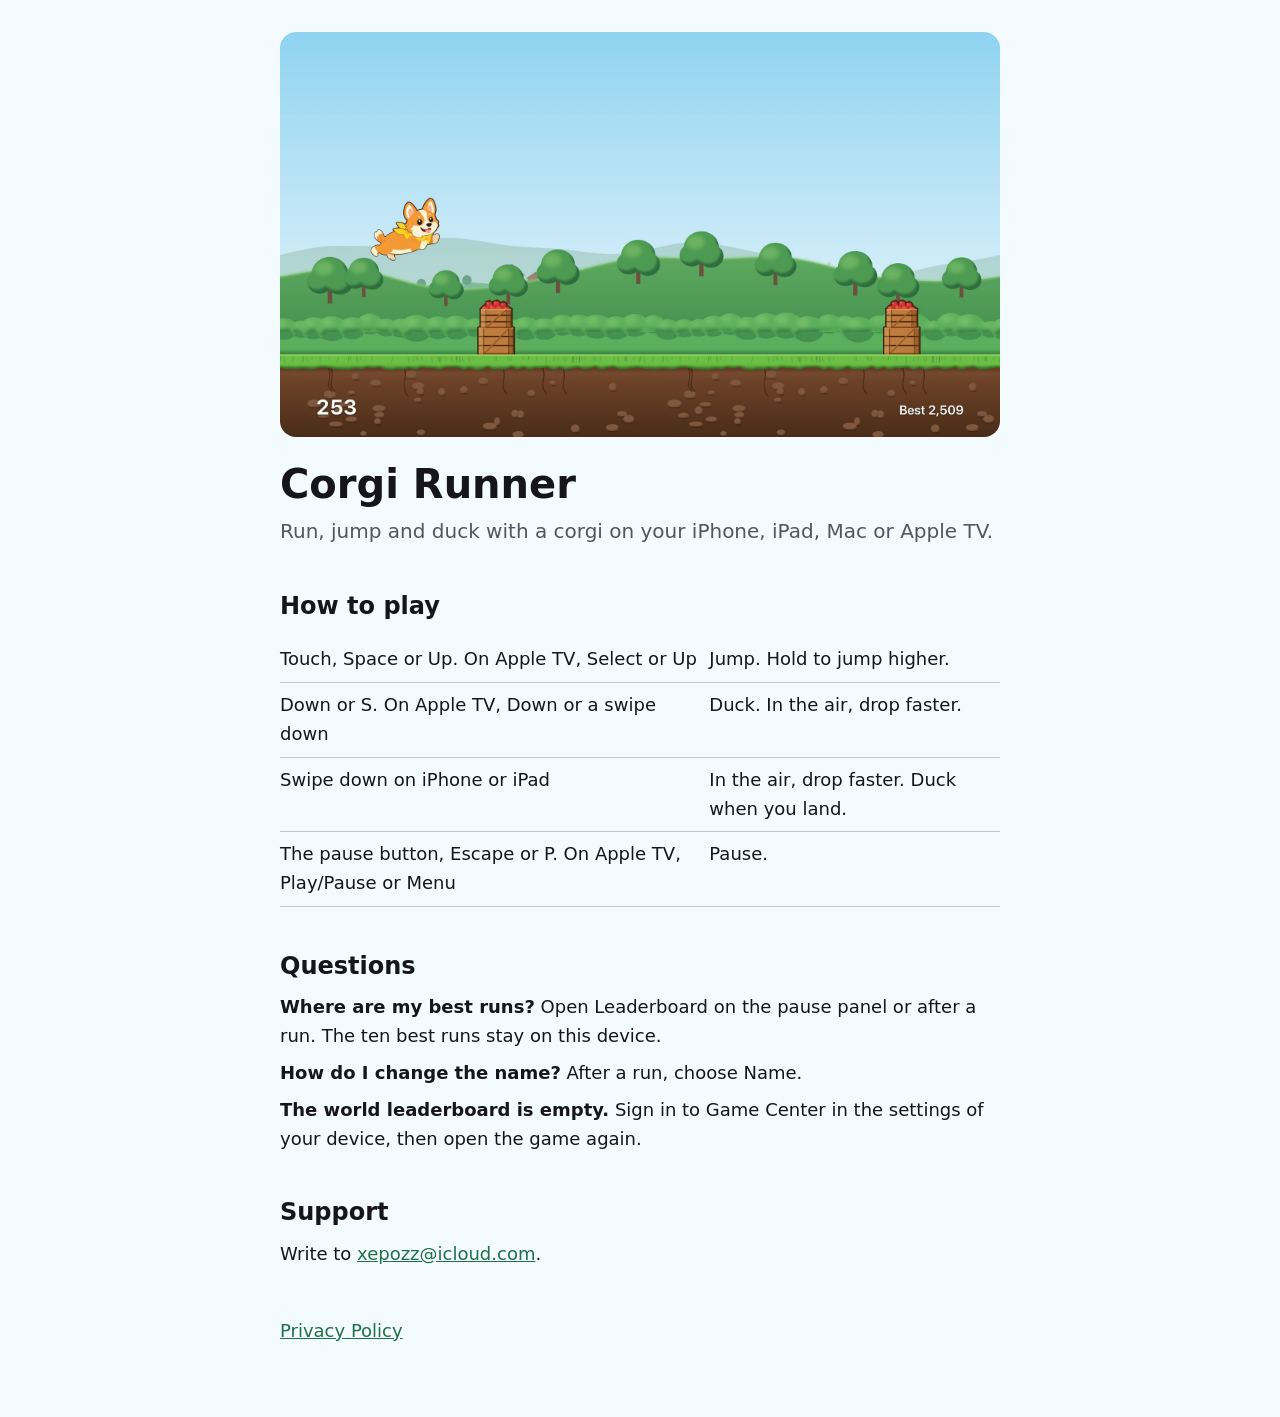
<file: index.html>
<!DOCTYPE html>
<html lang="en">
<head>
<meta charset="UTF-8">
<meta name="viewport" content="width=device-width, initial-scale=1">
<title>Corgi Runner for iPhone, iPad, Mac and Apple TV</title>
<meta name="description" content="Corgi Runner is an arcade game for iPhone, iPad, Mac and Apple TV: run, jump and duck with a corgi through three worlds.">
<link rel="stylesheet" href="style.css">
</head>
<body>
<main>
<img src="corgi-runner.jpg" width="1920" height="1080" alt="A corgi jumps over a crate of apples on green hills">
<h1>Corgi Runner</h1>
<p class="lead">Run, jump and duck with a corgi on your iPhone, iPad, Mac or Apple TV.</p>

<h2>How to play</h2>
<table>
<tr><td>Touch, Space or Up. On Apple TV, Select or Up</td><td>Jump. Hold to jump higher.</td></tr>
<tr><td>Down or S. On Apple TV, Down or a swipe down</td><td>Duck. In the air, drop faster.</td></tr>
<tr><td>Swipe down on iPhone or iPad</td><td>In the air, drop faster. Duck when you land.</td></tr>
<tr><td>The pause button, Escape or P. On Apple TV, Play/Pause or Menu</td><td>Pause.</td></tr>
</table>

<h2>Questions</h2>
<p><strong>Where are my best runs?</strong> Open Leaderboard on the pause panel or after a run. The ten best runs stay on this device.</p>
<p><strong>How do I change the name?</strong> After a run, choose Name.</p>
<p><strong>The world leaderboard is empty.</strong> Sign in to Game Center in the settings of your device, then open the game again.</p>

<h2>Support</h2>
<p>Write to <a href="mailto:xepozz@icloud.com">xepozz@icloud.com</a>.</p>

<footer><p><a href="privacy.html">Privacy Policy</a></p></footer>
</main>
</body>
</html>
</file>
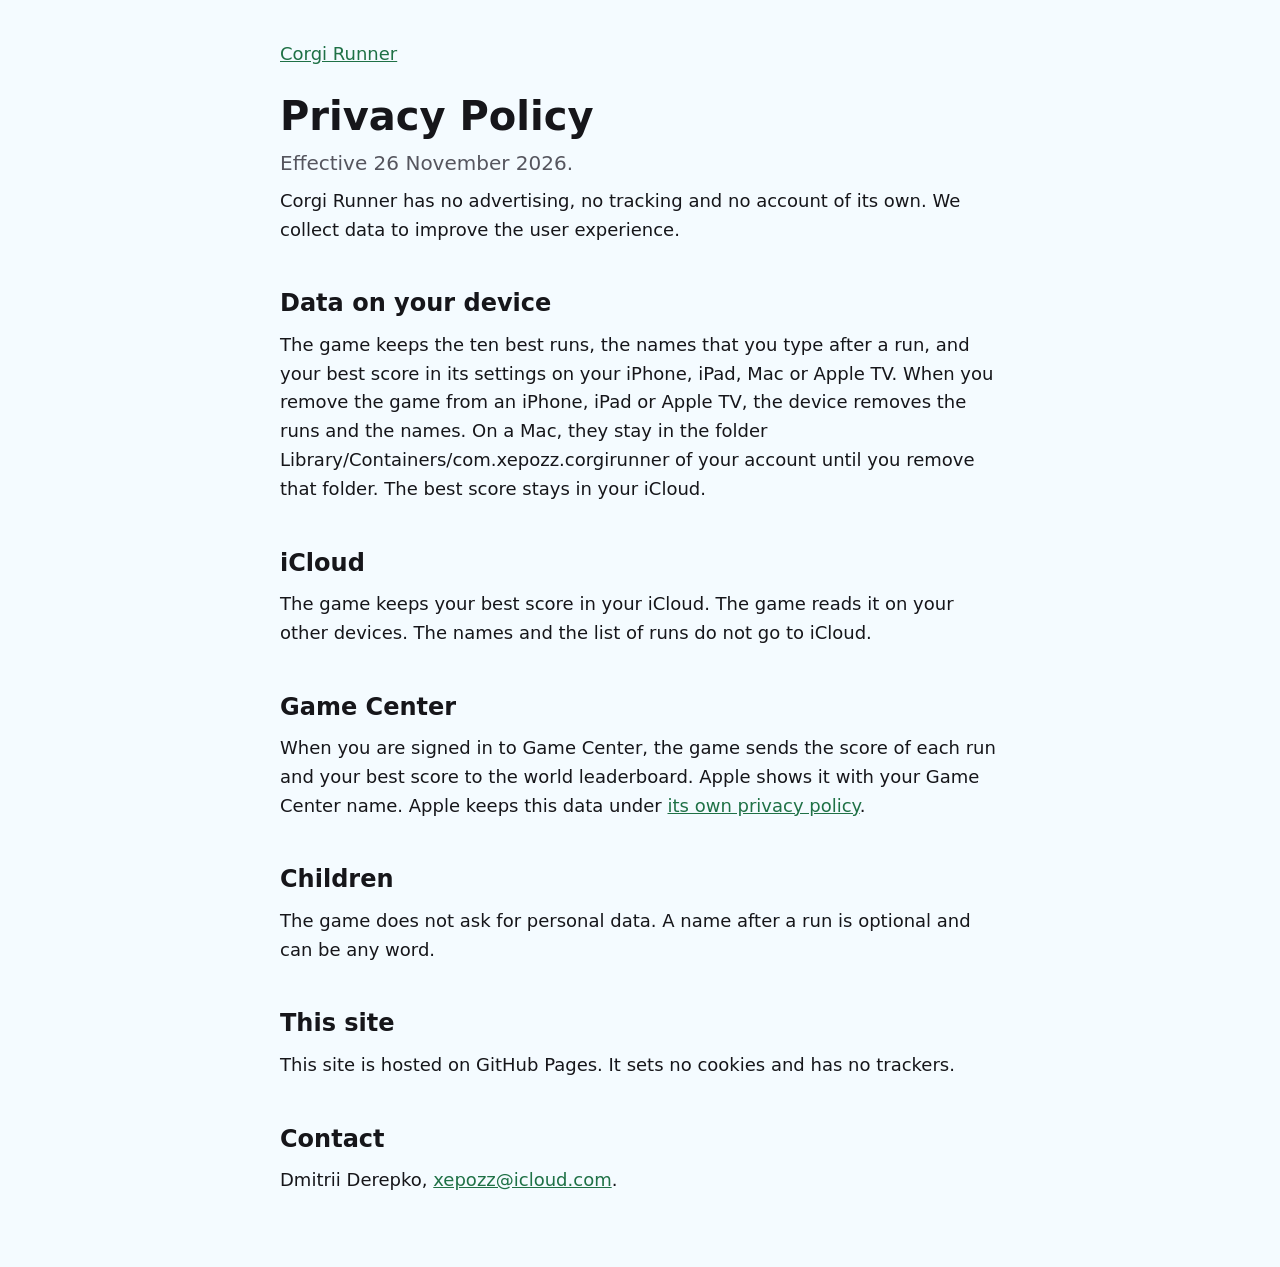
<file: privacy.html>
<!DOCTYPE html>
<html lang="en">
<head>
<meta charset="UTF-8">
<meta name="viewport" content="width=device-width, initial-scale=1">
<title>Privacy Policy — Corgi Runner</title>
<link rel="stylesheet" href="style.css">
</head>
<body>
<main>
<p><a href="./">Corgi Runner</a></p>
<h1>Privacy Policy</h1>
<p class="lead">Effective 26 November 2026.</p>
<p>Corgi Runner has no advertising, no tracking and no account of its own. We collect data to improve the user experience.</p>

<h2>Data on your device</h2>
<p>The game keeps the ten best runs, the names that you type after a run, and your best score in its settings on your iPhone, iPad, Mac or Apple TV. When you remove the game from an iPhone, iPad or Apple TV, the device removes the runs and the names. On a Mac, they stay in the folder Library/Containers/com.xepozz.corgirunner of your account until you remove that folder. The best score stays in your iCloud.</p>

<h2>iCloud</h2>
<p>The game keeps your best score in your iCloud. The game reads it on your other devices. The names and the list of runs do not go to iCloud.</p>

<h2>Game Center</h2>
<p>When you are signed in to Game Center, the game sends the score of each run and your best score to the world leaderboard. Apple shows it with your Game Center name. Apple keeps this data under <a href="https://www.apple.com/legal/privacy/">its own privacy policy</a>.</p>

<h2>Children</h2>
<p>The game does not ask for personal data. A name after a run is optional and can be any word.</p>

<h2>This site</h2>
<p>This site is hosted on GitHub Pages. It sets no cookies and has no trackers.</p>

<h2>Contact</h2>
<p>Dmitrii Derepko, <a href="mailto:xepozz@icloud.com">xepozz@icloud.com</a>.</p>
</main>
</body>
</html>
</file>
<file: style.css>
:root { color-scheme: light dark; --bg: #f4fbff; --text: #16161a; --muted: #55555e; --link: #1f7146; }
@media (prefers-color-scheme: dark) { :root { --bg: #0b1830; --text: #f3f3f5; --muted: #a9b4c8; --link: #7bf2a5; } }
* { box-sizing: border-box; }
body { margin: 0; background: var(--bg); color: var(--text); font: 18px/1.6 -apple-system, system-ui, sans-serif; }
main { max-width: 760px; margin: 0 auto; padding: 32px 20px 64px; }
h1 { font-size: 40px; line-height: 1.15; margin: 24px 0 8px; }
h2 { font-size: 24px; margin: 40px 0 8px; }
p { margin: 8px 0; }
.lead { color: var(--muted); font-size: 20px; }
img { width: 100%; height: auto; border-radius: 16px; display: block; }
table { border-collapse: collapse; width: 100%; margin: 12px 0; }
td { padding: 8px 12px 8px 0; border-bottom: 1px solid color-mix(in srgb, var(--muted) 30%, transparent); vertical-align: top; }
a { color: var(--link); }
footer { margin-top: 48px; color: var(--muted); }
</file>
